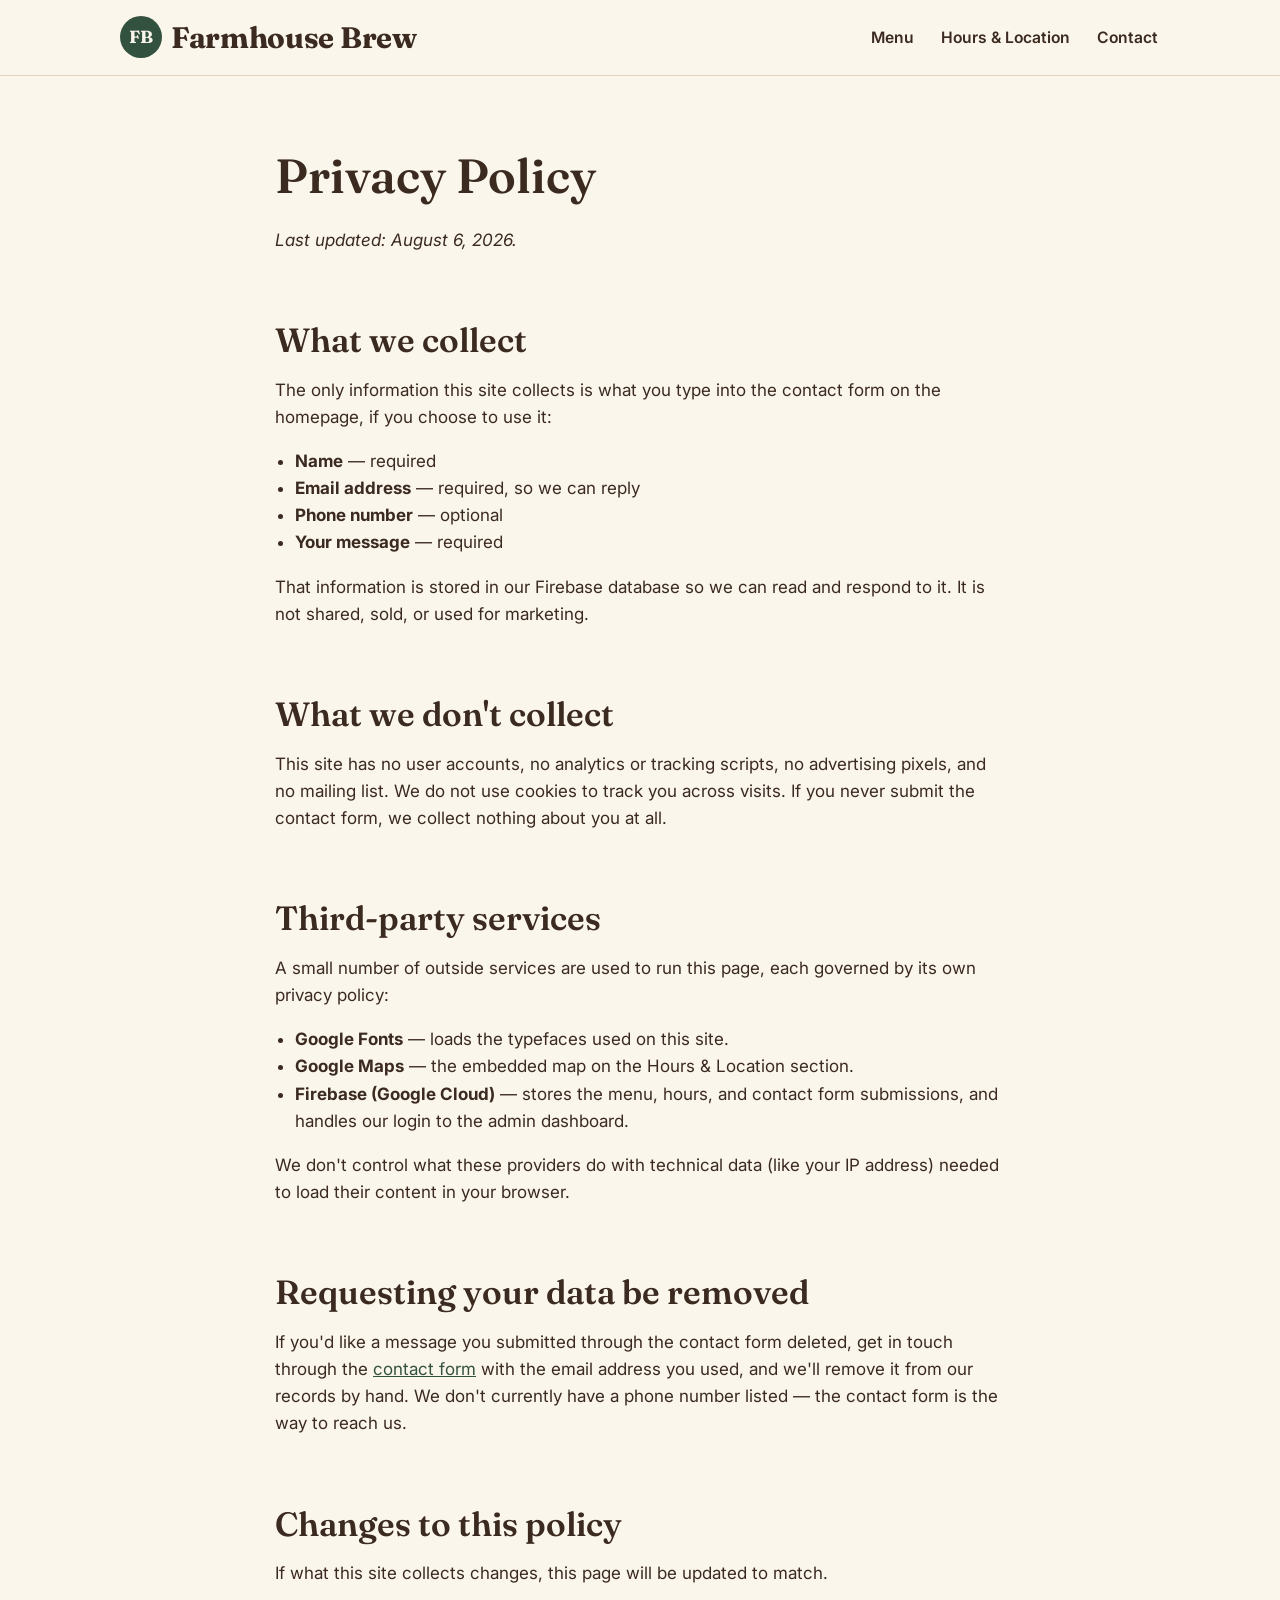
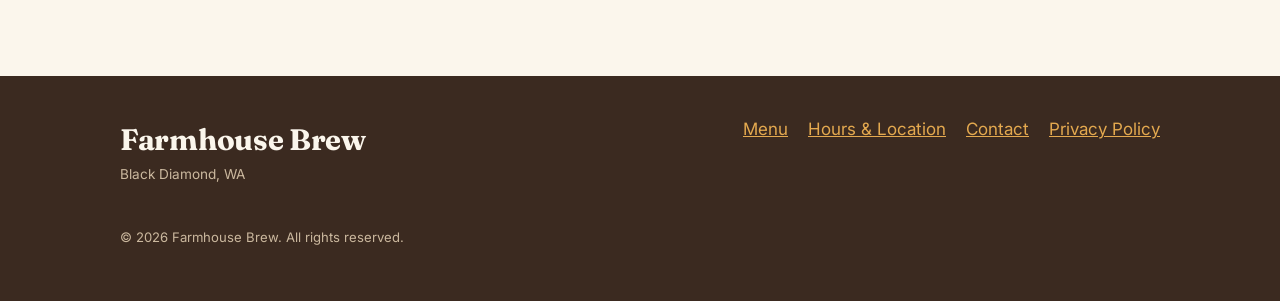
<file: privacy.html>
<!DOCTYPE html>
<html lang="en">
<head>
<meta charset="UTF-8">
<meta name="viewport" content="width=device-width, initial-scale=1.0">
<title>Privacy Policy | Farmhouse Brew</title>
<meta name="description" content="What we collect through our contact form, what we don't collect, and how to request removal.">
<!-- DEMO MODE: remove noindex/nofollow before this site goes live. -->
<meta name="robots" content="noindex, nofollow">
<link rel="canonical" href="https://emailbottles-boop.github.io/Farmhouse-Brew/privacy.html">
<link rel="icon" href="assets/favicon.svg" type="image/svg+xml">
<link rel="preconnect" href="https://fonts.googleapis.com">
<link rel="preconnect" href="https://fonts.gstatic.com" crossorigin>
<link href="https://fonts.googleapis.com/css2?family=Fraunces:wght@600;700&family=Inter:wght@400;500;600;700&display=swap" rel="stylesheet">
<link rel="stylesheet" href="css/style.css?v=3">
</head>
<body>
<a class="skip-link" href="#main">Skip to content</a>

<header class="site-header">
  <div class="container">
    <a class="wordmark" href="index.html">
      <span class="mark-fallback" aria-hidden="true">FB</span>
      Farmhouse Brew
    </a>
    <nav class="main-nav" aria-label="Primary">
      <ul>
        <li><a href="index.html#menu">Menu</a></li>
        <li><a href="index.html#hours">Hours &amp; Location</a></li>
        <li><a href="index.html#contact">Contact</a></li>
      </ul>
    </nav>
  </div>
</header>

<main id="main" class="section">
  <div class="container prose">
    <h1>Privacy Policy</h1>
    <p><em>Last updated: August 6, 2026.</em></p>

    <h2>What we collect</h2>
    <p>The only information this site collects is what you type into the contact form on the homepage, if you choose to use it:</p>
    <ul>
      <li><strong>Name</strong> — required</li>
      <li><strong>Email address</strong> — required, so we can reply</li>
      <li><strong>Phone number</strong> — optional</li>
      <li><strong>Your message</strong> — required</li>
    </ul>
    <p>That information is stored in our Firebase database so we can read and respond to it. It is not shared, sold, or used for marketing.</p>

    <h2>What we don't collect</h2>
    <p>This site has no user accounts, no analytics or tracking scripts, no advertising pixels, and no mailing list. We do not use cookies to track you across visits. If you never submit the contact form, we collect nothing about you at all.</p>

    <h2>Third-party services</h2>
    <p>A small number of outside services are used to run this page, each governed by its own privacy policy:</p>
    <ul>
      <li><strong>Google Fonts</strong> — loads the typefaces used on this site.</li>
      <li><strong>Google Maps</strong> — the embedded map on the Hours &amp; Location section.</li>
      <li><strong>Firebase (Google Cloud)</strong> — stores the menu, hours, and contact form submissions, and handles our login to the admin dashboard.</li>
    </ul>
    <p>We don't control what these providers do with technical data (like your IP address) needed to load their content in your browser.</p>

    <h2>Requesting your data be removed</h2>
    <p>If you'd like a message you submitted through the contact form deleted, get in touch through the <a href="index.html#contact">contact form</a> with the email address you used, and we'll remove it from our records by hand. We don't currently have a phone number listed — the contact form is the way to reach us.</p>

    <h2>Changes to this policy</h2>
    <p>If what this site collects changes, this page will be updated to match.</p>
  </div>
</main>

<footer class="site-footer">
  <div class="container footer-grid">
    <div>
      <div class="wordmark" style="color:var(--cream)">Farmhouse Brew</div>
      <p class="helper-text" style="color:#cbb89e">Black Diamond, WA</p>
    </div>
    <nav class="footer-nav" aria-label="Footer">
      <ul>
        <li><a href="index.html#menu">Menu</a></li>
        <li><a href="index.html#hours">Hours &amp; Location</a></li>
        <li><a href="index.html#contact">Contact</a></li>
        <li><a href="privacy.html">Privacy Policy</a></li>
      </ul>
    </nav>
  </div>
  <div class="container footer-fine">
    <p>&copy; 2026 Farmhouse Brew. All rights reserved.</p>
  </div>
</footer>
</body>
</html>
</file>
<file: css/style.css>
/* ==========================================================================
   Farmhouse Brew — design tokens
   Palette contrast verified (WCAG):
     espresso on cream      12.68:1
     forest on cream         8.16:1
     white on forest         8.79:1
     cream on espresso       12.68:1
     espresso on mustard      4.65:1  (badges / large or bold text only)
   ========================================================================== */

:root {
  --cream: #fbf6ec;
  --cream-alt: #f1e6d2;
  --espresso: #3b2a20;
  --espresso-soft: #5a4636;
  --forest: #33513f;
  --forest-dark: #263c2e;
  --mustard: #c98a2c;
  --mustard-soft: #e4a94f;
  --white: #ffffff;
  --border: #e2d3b8;
  --danger: #a3372a;
  --danger-bg: #fbeae7;
  --success: #2f6b46;
  --success-bg: #e9f3ec;

  --font-head: 'Fraunces', Georgia, 'Times New Roman', serif;
  --font-body: 'Inter', -apple-system, BlinkMacSystemFont, 'Segoe UI', Roboto, sans-serif;

  --radius: 14px;
  --radius-sm: 8px;
  --shadow: 0 4px 18px rgba(59, 42, 32, 0.08);
  --shadow-lift: 0 8px 28px rgba(59, 42, 32, 0.14);
  --max-width: 1080px;
}

@media (prefers-reduced-motion: no-preference) {
  :root { --transition: 160ms ease; }
}
@media (prefers-reduced-motion: reduce) {
  :root { --transition: 0ms; }
}

* { box-sizing: border-box; }

/* The [hidden] attribute must always win over a class's own `display`
   rule (e.g. `.auth-screen { display: flex }`) — without this, elements
   with equal-specificity class + display rules ignore `hidden` entirely. */
[hidden] { display: none !important; }

html { scroll-behavior: smooth; }
@media (prefers-reduced-motion: reduce) {
  html { scroll-behavior: auto; }
}

body {
  margin: 0;
  background: var(--cream);
  color: var(--espresso);
  font-family: var(--font-body);
  font-size: 17px;
  line-height: 1.6;
  -webkit-font-smoothing: antialiased;
}

h1, h2, h3, h4 {
  font-family: var(--font-head);
  color: var(--espresso);
  line-height: 1.15;
  margin: 0 0 0.5em;
  font-weight: 600;
}

h1 { font-size: clamp(2rem, 5vw, 3rem); }
h2 { font-size: clamp(1.5rem, 3.4vw, 2.1rem); }
h3 { font-size: 1.25rem; }

p { margin: 0 0 1em; }

a { color: var(--forest); }
a:hover { color: var(--forest-dark); }

img { max-width: 100%; display: block; }

.container {
  max-width: var(--max-width);
  margin-inline: auto;
  padding-inline: 1.25rem;
}

/* ---------- Skip link ---------- */
.skip-link {
  position: absolute;
  left: 0.5rem;
  top: -3rem;
  background: var(--forest);
  color: var(--white);
  padding: 0.6rem 1rem;
  border-radius: var(--radius-sm);
  z-index: 1000;
  transition: top var(--transition);
  text-decoration: none;
  font-weight: 600;
}
.skip-link:focus {
  top: 0.5rem;
}

/* ---------- Focus visibility ---------- */
a:focus-visible,
button:focus-visible,
input:focus-visible,
textarea:focus-visible,
select:focus-visible,
[tabindex]:focus-visible {
  outline: 3px solid var(--mustard);
  outline-offset: 2px;
  border-radius: 4px;
}

/* ---------- Header ---------- */
.site-header {
  position: sticky;
  top: 0;
  z-index: 50;
  background: var(--cream);
  border-bottom: 1px solid var(--border);
}

.site-header .container {
  display: flex;
  align-items: center;
  justify-content: space-between;
  gap: 1rem;
  padding-block: 0.85rem;
  flex-wrap: wrap;
}

.wordmark {
  font-family: var(--font-head);
  font-weight: 700;
  font-size: clamp(1.4rem, 2.6vw, 1.85rem);
  color: var(--espresso);
  text-decoration: none;
  letter-spacing: -0.01em;
  display: flex;
  align-items: center;
  gap: 0.55rem;
}

.wordmark img {
  height: 42px;
  width: 42px;
  flex-shrink: 0;
  border-radius: 50%;
  object-fit: cover;
}

.wordmark .mark-fallback {
  height: 42px;
  width: 42px;
  flex-shrink: 0;
  border-radius: 50%;
  background: var(--forest);
  color: var(--cream);
  display: flex;
  align-items: center;
  justify-content: center;
  font-family: var(--font-head);
  font-weight: 700;
  font-size: 1.1rem;
}

.main-nav ul {
  list-style: none;
  display: flex;
  gap: 1.5rem;
  margin: 0;
  padding: 0;
  flex-wrap: wrap;
}

.main-nav a {
  text-decoration: none;
  color: var(--espresso);
  font-weight: 600;
  font-size: 0.98rem;
  padding: 0.35rem 0.1rem;
  border-bottom: 2px solid transparent;
  transition: border-color var(--transition), color var(--transition);
}
.main-nav a:hover { border-bottom-color: var(--mustard); }

/* ---------- Banner ---------- */
.banner {
  background: var(--mustard);
  color: var(--espresso);
  text-align: center;
  font-weight: 600;
  padding: 0.7rem 1rem;
}
.banner[hidden] { display: none; }

/* ---------- Hero ---------- */
.hero {
  background: linear-gradient(160deg, var(--cream-alt) 0%, var(--cream) 65%);
  padding-block: clamp(3rem, 8vw, 5.5rem);
  position: relative;
  overflow: hidden;
}

.hero .container {
  display: grid;
  gap: 2rem;
  align-items: center;
}

.hero-eyebrow {
  display: inline-block;
  color: var(--forest);
  font-weight: 600;
  text-transform: none;
  letter-spacing: 0;
  font-size: 1rem;
  margin-bottom: 0.75rem;
}

.hero p.lede {
  font-size: 1.15rem;
  color: var(--espresso-soft);
  max-width: 46ch;
}

.hero-actions {
  display: flex;
  gap: 0.9rem;
  flex-wrap: wrap;
  margin-top: 1.5rem;
}

.hero-photo {
  width: 100%;
  height: auto;
  aspect-ratio: 909 / 700;
  object-fit: cover;
  border-radius: var(--radius);
  box-shadow: none;
}

/* ---------- Buttons ---------- */
.btn {
  display: inline-flex;
  align-items: center;
  justify-content: center;
  gap: 0.5rem;
  padding: 0.8rem 1.5rem;
  border-radius: 4px;
  font-weight: 700;
  font-size: 1rem;
  text-decoration: none;
  border: 1px solid transparent;
  cursor: pointer;
  transition: transform var(--transition), background var(--transition), box-shadow var(--transition);
  font-family: var(--font-body);
}
.btn:hover { transform: translateY(-1px); }

.btn-primary {
  background: var(--forest);
  color: var(--white);
}
.btn-primary:hover { background: var(--forest-dark); color: var(--white); }

.btn-secondary {
  background: transparent;
  color: var(--espresso);
  border-color: var(--espresso);
}
.btn-secondary:hover { background: var(--espresso); color: var(--cream); }

.btn-block { width: 100%; }

.btn[disabled] {
  opacity: 0.6;
  cursor: not-allowed;
  transform: none;
}

/* ---------- Sections ---------- */
.section {
  padding-block: clamp(2.5rem, 6vw, 4.5rem);
}
.section-alt { background: var(--cream-alt); }

.section-head {
  text-align: center;
  max-width: 60ch;
  margin-inline: auto;
  margin-bottom: 2.25rem;
}

.section-head p {
  color: var(--espresso-soft);
}

/* ---------- Menu ---------- */
.menu-groups {
  display: grid;
  gap: 2.25rem;
}

.menu-group h3 {
  border-bottom: 2px solid var(--mustard);
  padding-bottom: 0.4rem;
  margin-bottom: 1rem;
}

.menu-list {
  list-style: none;
  margin: 0;
  padding: 0;
  display: grid;
  gap: 0.9rem;
}

.menu-item {
  display: flex;
  justify-content: space-between;
  align-items: center;
  gap: 1rem;
}

.menu-item-photo {
  width: 56px;
  height: 56px;
  flex-shrink: 0;
  object-fit: cover;
  border-radius: 8px;
}

.menu-item-name {
  font-weight: 700;
}

.menu-item-desc {
  color: var(--espresso-soft);
  font-size: 0.92rem;
  margin-top: 0.15rem;
}

.menu-item-price {
  font-weight: 700;
  color: var(--forest);
  white-space: nowrap;
}

.menu-item-text { flex: 1; min-width: 0; }

.empty-state {
  text-align: center;
  padding: 2.5rem 1.5rem;
  background: var(--white);
  border: 1px dashed var(--border);
  border-radius: var(--radius);
  color: var(--espresso-soft);
  max-width: 46ch;
  margin-inline: auto;
}

/* ---------- Hours & location ---------- */
.hours-grid {
  display: grid;
  grid-template-columns: repeat(auto-fit, minmax(260px, 1fr));
  gap: 2.5rem;
  align-items: start;
}

.hours-card, .location-card {
  background: var(--white);
  border-radius: 4px;
  box-shadow: none;
  padding: 1.75rem;
}

.hours-table {
  width: 100%;
  border-collapse: collapse;
}
.hours-table td {
  padding: 0.45rem 0;
  border-bottom: 1px solid var(--border);
}
.hours-table tr:last-child td { border-bottom: none; }
.hours-day { font-weight: 600; }
.hours-time { text-align: right; color: var(--espresso-soft); }
.hours-closed { color: var(--danger); font-weight: 600; }

.hours-override {
  margin-top: 1.25rem;
  padding: 0.9rem 1rem;
  background: var(--danger-bg);
  border: 1px solid #e6c3bc;
  border-radius: var(--radius-sm);
  color: var(--danger);
  font-weight: 600;
}
.hours-override[hidden] { display: none; }

.map-embed {
  border-radius: var(--radius-sm);
  overflow: hidden;
  border: 1px solid var(--border);
  aspect-ratio: 4 / 3;
  width: 100%;
}
.map-embed iframe { width: 100%; height: 100%; border: 0; }

.location-note {
  font-size: 0.9rem;
  color: var(--espresso-soft);
  margin-top: 0.75rem;
}

/* ---------- About ---------- */
.about-copy {
  max-width: 62ch;
  margin-inline: auto;
  text-align: center;
  font-size: 1.08rem;
  color: var(--espresso-soft);
}

/* ---------- Contact ---------- */
.contact-wrap {
  display: grid;
  gap: 2rem;
  max-width: 640px;
  margin-inline: auto;
}

.field {
  display: grid;
  gap: 0.4rem;
  margin-bottom: 1.1rem;
}

.field label {
  font-weight: 600;
  font-size: 0.95rem;
}

.field input,
.field textarea {
  font: inherit;
  padding: 0.75rem 0.9rem;
  border: 1.5px solid var(--border);
  border-radius: var(--radius-sm);
  background: var(--white);
  color: var(--espresso);
}

.field input:focus,
.field textarea:focus {
  border-color: var(--forest);
}

.field-hint {
  font-size: 0.82rem;
  color: var(--espresso-soft);
}

.form-note {
  font-size: 0.85rem;
  color: var(--espresso-soft);
  margin-top: 0.75rem;
}

.form-status {
  border-radius: var(--radius-sm);
  padding: 0.85rem 1rem;
  font-weight: 600;
  margin-top: 1rem;
}
.form-status[hidden] { display: none; }
.form-status.success { background: var(--success-bg); color: var(--success); }
.form-status.error { background: var(--danger-bg); color: var(--danger); }

/* ---------- Footer ---------- */
.site-footer {
  background: var(--espresso);
  color: var(--cream);
  padding-block: 2.5rem;
}
.site-footer a { color: var(--mustard-soft); }
.site-footer a:hover { color: var(--cream); }

.footer-grid {
  display: flex;
  flex-wrap: wrap;
  justify-content: space-between;
  gap: 1.5rem;
}

.footer-nav ul {
  list-style: none;
  padding: 0;
  margin: 0;
  display: flex;
  gap: 1.25rem;
  flex-wrap: wrap;
}

.footer-fine {
  margin-top: 1.75rem;
  font-size: 0.82rem;
  color: #cbb89e;
}

/* ---------- Utility page (privacy) ---------- */
.prose {
  max-width: 70ch;
  margin-inline: auto;
}
.prose h2 { margin-top: 2em; }
.prose ul { padding-left: 1.2em; }

/* ---------- Admin ---------- */
.admin-body {
  background: var(--cream-alt);
  min-height: 100vh;
}

.admin-header {
  background: var(--espresso);
  color: var(--cream);
  padding: 1rem 1.25rem;
  display: flex;
  justify-content: space-between;
  align-items: center;
  gap: 1rem;
  flex-wrap: wrap;
}

.admin-header .wordmark { color: var(--cream); }

.admin-account {
  display: flex;
  align-items: center;
  gap: 0.75rem;
  font-size: 0.9rem;
}

.admin-shell {
  max-width: 760px;
  margin: 0 auto;
  padding: 1.25rem;
}

.admin-panel {
  background: var(--white);
  border-radius: var(--radius);
  box-shadow: none;
  padding: 1.5rem;
  margin-bottom: 1.5rem;
}

.tabs {
  display: flex;
  gap: 0.5rem;
  overflow-x: auto;
  padding-bottom: 0.25rem;
  margin-bottom: 1.25rem;
  border-bottom: 1px solid var(--border);
}

.tab-btn {
  background: none;
  border: none;
  padding: 0.6rem 1rem;
  font-weight: 700;
  font-family: var(--font-body);
  color: var(--espresso-soft);
  cursor: pointer;
  border-bottom: 3px solid transparent;
  white-space: nowrap;
}
.tab-btn[aria-selected="true"] {
  color: var(--forest);
  border-bottom-color: var(--forest);
}

.tab-panel[hidden] { display: none; }

.admin-card {
  border: 1px solid var(--border);
  border-radius: var(--radius-sm);
  padding: 1rem;
  margin-bottom: 0.9rem;
  background: var(--cream);
}

.admin-card-row {
  display: flex;
  justify-content: space-between;
  gap: 1rem;
  align-items: flex-start;
}

.admin-card-actions {
  display: flex;
  gap: 0.5rem;
  margin-top: 0.75rem;
  flex-wrap: wrap;
}

.btn-sm {
  padding: 0.45rem 0.9rem;
  font-size: 0.85rem;
  border-radius: 4px;
}

.btn-danger {
  background: var(--danger);
  color: var(--white);
}
.btn-danger:hover { background: #832920; color: var(--white); }

.btn-ghost {
  background: transparent;
  border: 1.5px solid var(--border);
  color: var(--espresso);
}
.btn-ghost:hover { background: var(--cream-alt); }

.day-row {
  display: grid;
  grid-template-columns: 90px 1fr 1fr auto;
  gap: 0.6rem;
  align-items: center;
  margin-bottom: 0.6rem;
}
.day-row label.day-label { font-weight: 700; margin: 0; }

.badge {
  display: inline-block;
  background: var(--mustard);
  color: var(--espresso);
  font-weight: 700;
  font-size: 0.78rem;
  padding: 0.2rem 0.6rem;
  border-radius: 999px;
}
.badge-new { background: var(--forest); color: var(--white); }
.badge-archived { background: var(--border); color: var(--espresso-soft); }

.auth-screen {
  min-height: 100vh;
  display: flex;
  align-items: center;
  justify-content: center;
  padding: 1.5rem;
}

.auth-card {
  background: var(--white);
  border-radius: var(--radius);
  box-shadow: none;
  padding: 2rem;
  width: 100%;
  max-width: 380px;
}

.status-banner {
  border-radius: var(--radius-sm);
  padding: 1rem;
  margin-bottom: 1rem;
  font-size: 0.92rem;
  overflow-wrap: anywhere;
}
.status-banner.error { background: var(--danger-bg); color: var(--danger); }
.status-banner.warn { background: #fdf3e3; color: #7a5310; }
.status-banner[hidden] { display: none; }

.email-chip {
  font-family: ui-monospace, SFMono-Regular, Menlo, Consolas, monospace;
  background: var(--cream-alt);
  padding: 0.3rem 0.6rem;
  border-radius: 6px;
  font-size: 0.85rem;
  display: inline-flex;
  align-items: center;
  gap: 0.5rem;
}

.copy-btn {
  background: none;
  border: 1px solid var(--border);
  border-radius: 4px;
  cursor: pointer;
  font-size: 0.75rem;
  padding: 0.1rem 0.4rem;
}

.helper-text {
  font-size: 0.85rem;
  color: var(--espresso-soft);
}

/* ---------- Responsive ---------- */
@media (min-width: 760px) {
  .hero .container {
    grid-template-columns: 1.1fr 0.9fr;
  }
  .hero-eyebrow, .hero p.lede { margin-inline: 0; text-transform: none; letter-spacing: 0; font-size: 1rem; font-weight: 600; }
}

@media (max-width: 759px) {
  .main-nav ul { gap: 1rem; }
  .day-row { grid-template-columns: 70px 1fr 1fr; }
  .day-row .day-closed-toggle { grid-column: 1 / -1; }
}
</file>
